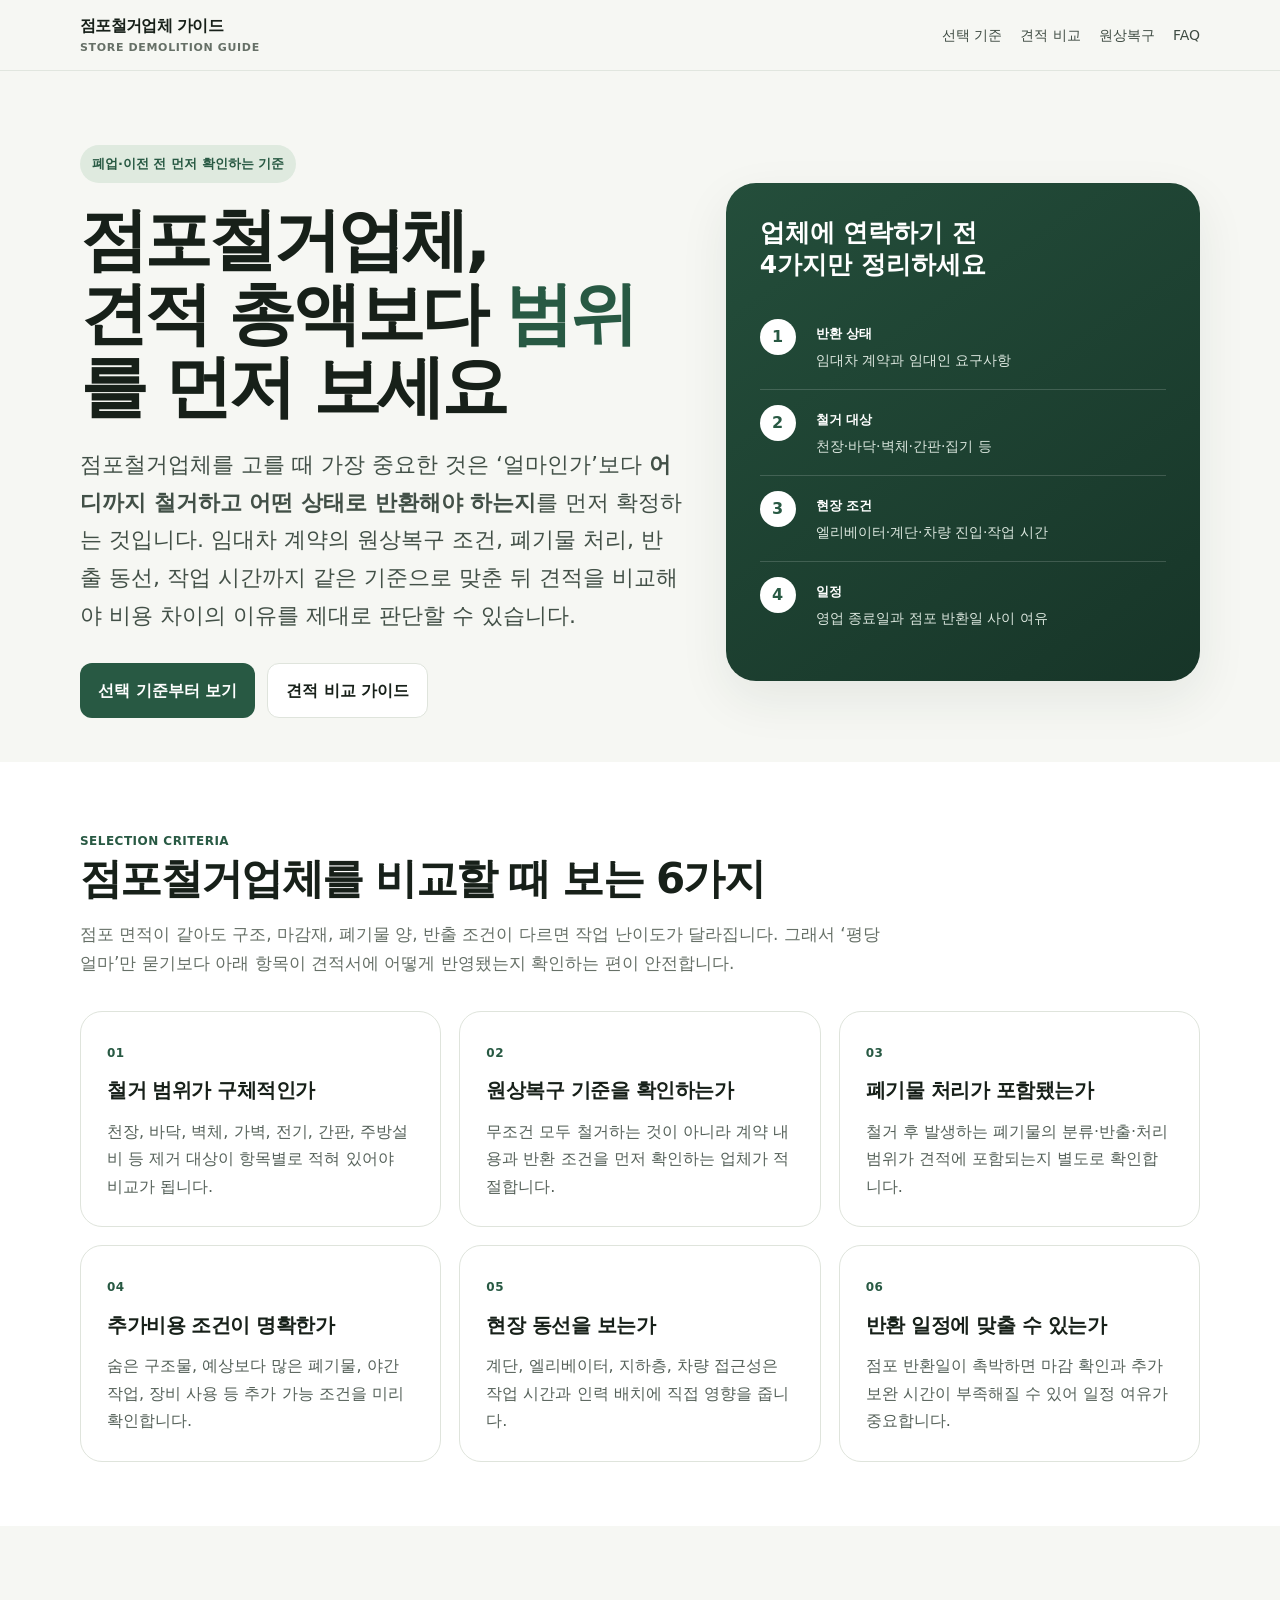
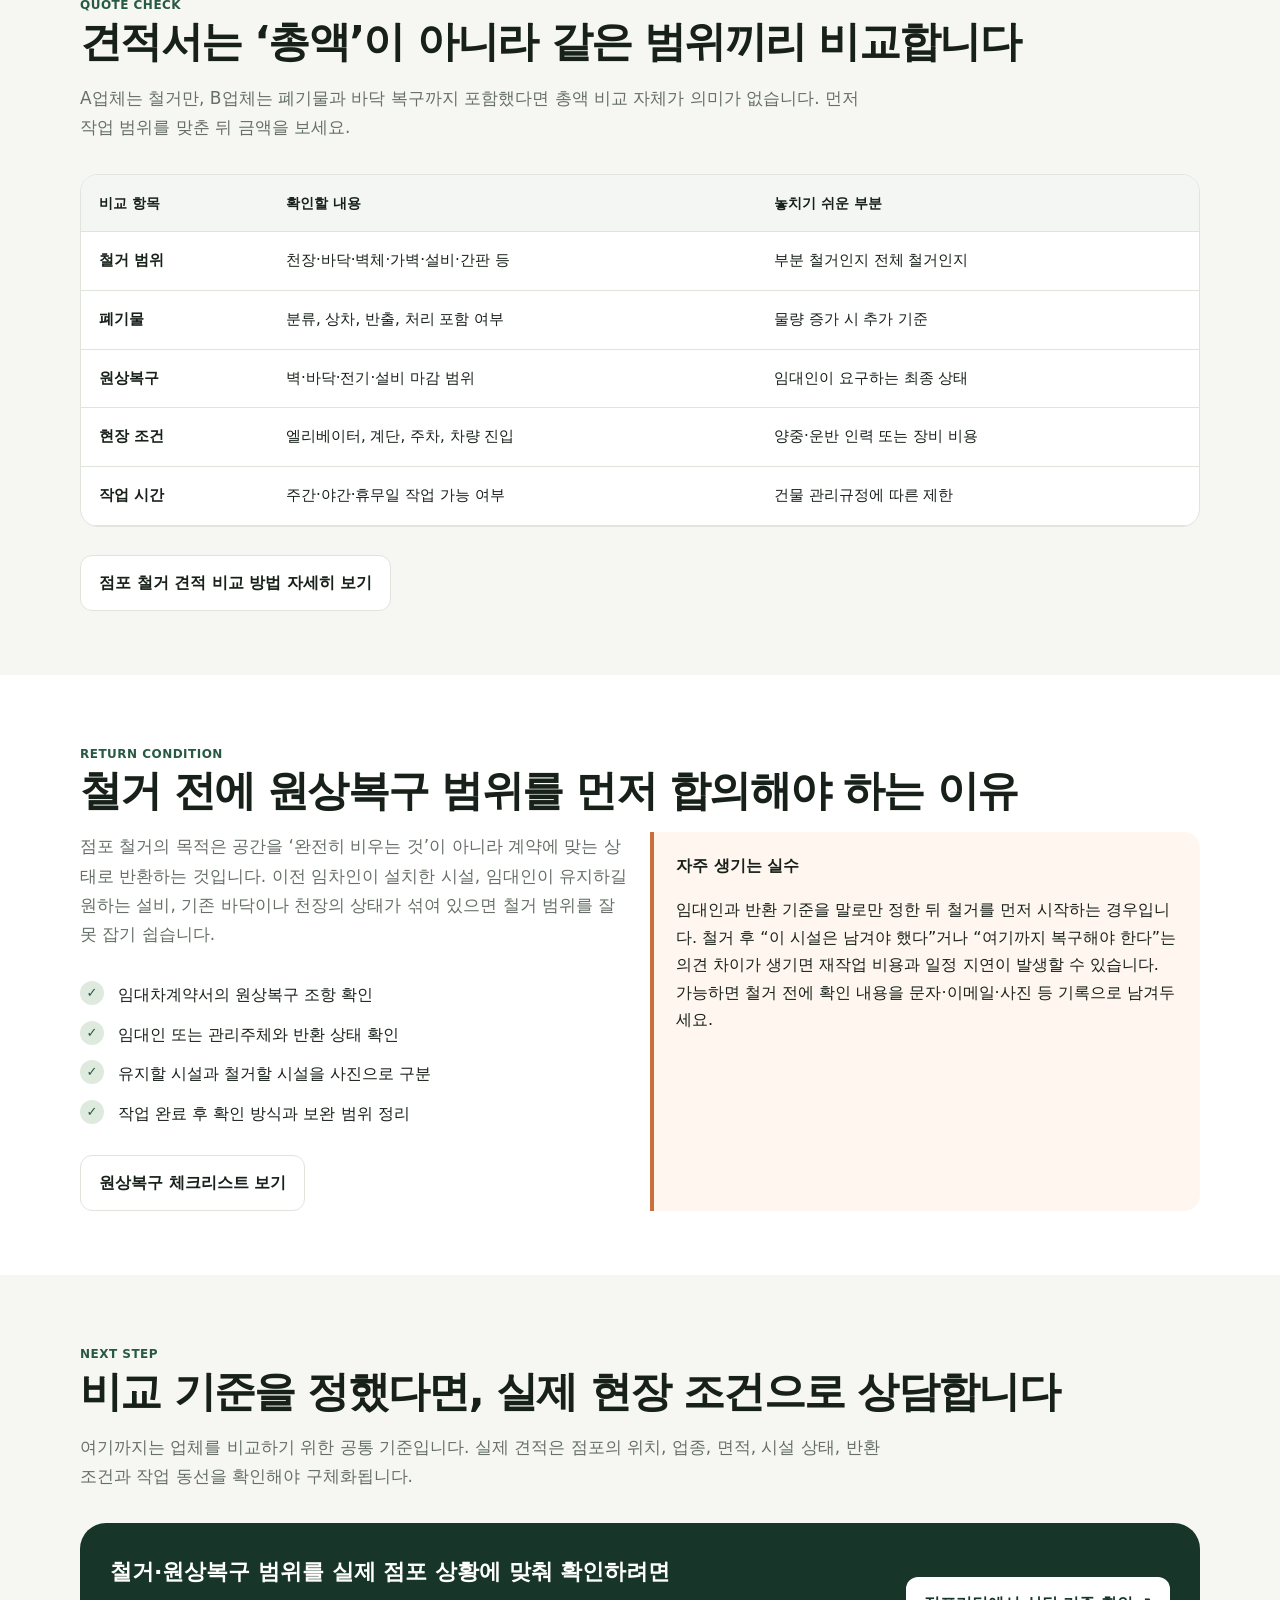
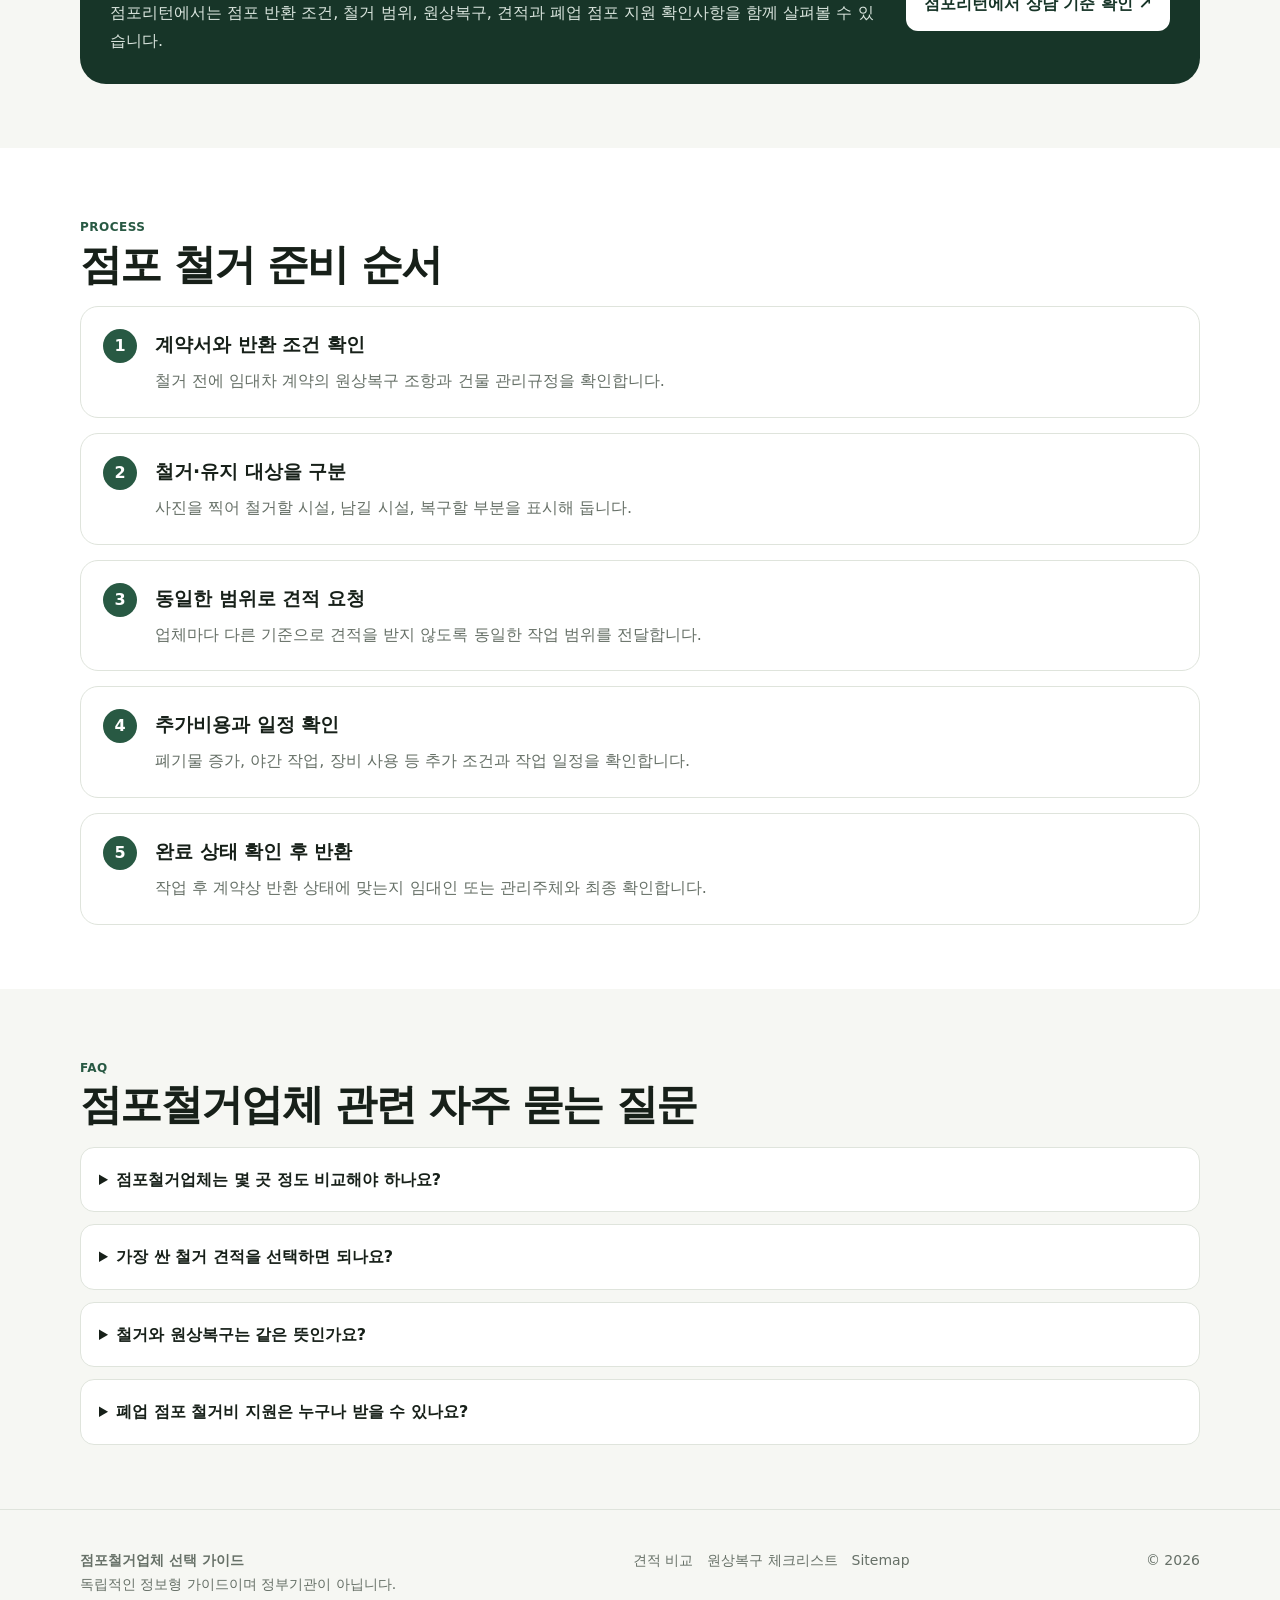
<file: index.html>
<!doctype html>
<html lang="ko">
<head>
  <meta charset="utf-8">
  <meta name="viewport" content="width=device-width,initial-scale=1">
  <title>점포철거업체 선택 가이드 | 견적·원상복구·철거 범위 확인</title>
  <meta name="description" content="점포철거업체를 고를 때 견적 총액보다 먼저 확인할 철거 범위, 원상복구 조건, 폐기물 처리, 작업 일정과 비교 기준을 정리했습니다.">
  <meta name="robots" content="index,follow,max-image-preview:large">
  <link rel="canonical" href="https://store-demolition-guide.github.io/">
  <link rel="icon" href="/favicon.svg" type="image/svg+xml">
  <meta property="og:type" content="website">
  <meta property="og:locale" content="ko_KR">
  <meta property="og:title" content="점포철거업체 선택 가이드 | 견적·원상복구·철거 범위 확인">
  <meta property="og:description" content="점포 철거를 맡기기 전에 비교해야 할 기준을 실제 점포 반환 과정에 맞춰 정리했습니다.">
  <meta property="og:url" content="https://store-demolition-guide.github.io/">
  <meta property="og:image" content="https://store-demolition-guide.github.io/assets/og-image.png">
  <meta name="twitter:card" content="summary_large_image">
  <link rel="stylesheet" href="/assets/style.css">
  <script type="application/ld+json">
  {
    "@context":"https://schema.org",
    "@graph":[
      {"@type":"WebSite","name":"점포철거업체 선택 가이드","url":"https://store-demolition-guide.github.io/","inLanguage":"ko-KR"},
      {"@type":"WebPage","name":"점포철거업체 선택 가이드","url":"https://store-demolition-guide.github.io/","description":"점포철거업체 선택 시 확인할 견적, 철거 범위, 원상복구, 폐기물, 일정 기준 안내","inLanguage":"ko-KR"},
      {"@type":"FAQPage","mainEntity":[
        {"@type":"Question","name":"점포철거업체는 몇 곳 정도 비교해야 하나요?","acceptedAnswer":{"@type":"Answer","text":"업체 수 자체보다 동일한 작업 범위를 기준으로 비교하는 것이 중요합니다. 각 견적서의 철거 범위, 원상복구 범위, 폐기물 처리, 장비·인력, 추가비용 조건을 맞춰 비교하세요."}},
        {"@type":"Question","name":"가장 싼 철거 견적을 선택하면 되나요?","acceptedAnswer":{"@type":"Answer","text":"총액만으로 선택하기보다 포함 범위를 확인해야 합니다. 낮은 견적이라도 폐기물, 양중, 야간 작업, 추가 원상복구가 별도라면 최종 비용이 달라질 수 있습니다."}},
        {"@type":"Question","name":"철거와 원상복구는 같은 뜻인가요?","acceptedAnswer":{"@type":"Answer","text":"같은 뜻이 아닙니다. 철거는 기존 시설물을 제거하는 작업이고, 원상복구는 임대차 계약과 반환 조건에 맞게 점포를 정리·복구하는 범위까지 포함할 수 있습니다."}}
      ]}
    ]
  }
  </script>
</head>
<body>
<a class="skip" href="#main">본문 바로가기</a>
<header class="site-header"><div class="wrap header-inner">
  <a class="brand" href="/">점포철거업체 가이드<small>STORE DEMOLITION GUIDE</small></a>
  <nav class="nav" aria-label="주요 메뉴">
    <a href="#criteria">선택 기준</a><a href="#quote">견적 비교</a><a href="/restoration-checklist/">원상복구</a><a href="#faq">FAQ</a>
  </nav>
</div></header>
<main id="main">
<section class="hero"><div class="wrap hero-grid">
  <div>
    <span class="eyebrow">폐업·이전 전 먼저 확인하는 기준</span>
    <h1>점포철거업체,<br>견적 총액보다 <em style="font-style:normal;color:#285943">범위</em>를 먼저 보세요</h1>
    <p class="lead">점포철거업체를 고를 때 가장 중요한 것은 ‘얼마인가’보다 <strong>어디까지 철거하고 어떤 상태로 반환해야 하는지</strong>를 먼저 확정하는 것입니다. 임대차 계약의 원상복구 조건, 폐기물 처리, 반출 동선, 작업 시간까지 같은 기준으로 맞춘 뒤 견적을 비교해야 비용 차이의 이유를 제대로 판단할 수 있습니다.</p>
    <div class="cta-row"><a class="btn btn-primary" href="#criteria">선택 기준부터 보기</a><a class="btn btn-secondary" href="/estimate-guide/">견적 비교 가이드</a></div>
  </div>
  <aside class="hero-card" aria-label="철거 전 핵심 확인사항">
    <h2>업체에 연락하기 전<br>4가지만 정리하세요</h2>
    <div class="metric"><div class="num">1</div><div><b>반환 상태</b><br><span>임대차 계약과 임대인 요구사항</span></div></div>
    <div class="metric"><div class="num">2</div><div><b>철거 대상</b><br><span>천장·바닥·벽체·간판·집기 등</span></div></div>
    <div class="metric"><div class="num">3</div><div><b>현장 조건</b><br><span>엘리베이터·계단·차량 진입·작업 시간</span></div></div>
    <div class="metric"><div class="num">4</div><div><b>일정</b><br><span>영업 종료일과 점포 반환일 사이 여유</span></div></div>
  </aside>
</div></section>

<section class="section white" id="criteria"><div class="wrap">
  <span class="tag">SELECTION CRITERIA</span>
  <h2>점포철거업체를 비교할 때 보는 6가지</h2>
  <p class="section-intro">점포 면적이 같아도 구조, 마감재, 폐기물 양, 반출 조건이 다르면 작업 난이도가 달라집니다. 그래서 ‘평당 얼마’만 묻기보다 아래 항목이 견적서에 어떻게 반영됐는지 확인하는 편이 안전합니다.</p>
  <div class="grid-3">
    <article class="card"><span class="tag">01</span><h3>철거 범위가 구체적인가</h3><p>천장, 바닥, 벽체, 가벽, 전기, 간판, 주방설비 등 제거 대상이 항목별로 적혀 있어야 비교가 됩니다.</p></article>
    <article class="card"><span class="tag">02</span><h3>원상복구 기준을 확인하는가</h3><p>무조건 모두 철거하는 것이 아니라 계약 내용과 반환 조건을 먼저 확인하는 업체가 적절합니다.</p></article>
    <article class="card"><span class="tag">03</span><h3>폐기물 처리가 포함됐는가</h3><p>철거 후 발생하는 폐기물의 분류·반출·처리 범위가 견적에 포함되는지 별도로 확인합니다.</p></article>
    <article class="card"><span class="tag">04</span><h3>추가비용 조건이 명확한가</h3><p>숨은 구조물, 예상보다 많은 폐기물, 야간 작업, 장비 사용 등 추가 가능 조건을 미리 확인합니다.</p></article>
    <article class="card"><span class="tag">05</span><h3>현장 동선을 보는가</h3><p>계단, 엘리베이터, 지하층, 차량 접근성은 작업 시간과 인력 배치에 직접 영향을 줍니다.</p></article>
    <article class="card"><span class="tag">06</span><h3>반환 일정에 맞출 수 있는가</h3><p>점포 반환일이 촉박하면 마감 확인과 추가 보완 시간이 부족해질 수 있어 일정 여유가 중요합니다.</p></article>
  </div>
</div></section>

<section class="section" id="quote"><div class="wrap">
  <span class="tag">QUOTE CHECK</span><h2>견적서는 ‘총액’이 아니라 같은 범위끼리 비교합니다</h2>
  <p class="section-intro">A업체는 철거만, B업체는 폐기물과 바닥 복구까지 포함했다면 총액 비교 자체가 의미가 없습니다. 먼저 작업 범위를 맞춘 뒤 금액을 보세요.</p>
  <div class="compare"><table>
    <thead><tr><th>비교 항목</th><th>확인할 내용</th><th>놓치기 쉬운 부분</th></tr></thead>
    <tbody>
      <tr><td><strong>철거 범위</strong></td><td>천장·바닥·벽체·가벽·설비·간판 등</td><td>부분 철거인지 전체 철거인지</td></tr>
      <tr><td><strong>폐기물</strong></td><td>분류, 상차, 반출, 처리 포함 여부</td><td>물량 증가 시 추가 기준</td></tr>
      <tr><td><strong>원상복구</strong></td><td>벽·바닥·전기·설비 마감 범위</td><td>임대인이 요구하는 최종 상태</td></tr>
      <tr><td><strong>현장 조건</strong></td><td>엘리베이터, 계단, 주차, 차량 진입</td><td>양중·운반 인력 또는 장비 비용</td></tr>
      <tr><td><strong>작업 시간</strong></td><td>주간·야간·휴무일 작업 가능 여부</td><td>건물 관리규정에 따른 제한</td></tr>
    </tbody>
  </table></div>
  <div class="cta-row"><a class="btn btn-secondary" href="/estimate-guide/">점포 철거 견적 비교 방법 자세히 보기</a></div>
</div></section>

<section class="section white"><div class="wrap">
  <span class="tag">RETURN CONDITION</span><h2>철거 전에 원상복구 범위를 먼저 합의해야 하는 이유</h2>
  <div class="grid-2">
    <div><p class="section-intro">점포 철거의 목적은 공간을 ‘완전히 비우는 것’이 아니라 계약에 맞는 상태로 반환하는 것입니다. 이전 임차인이 설치한 시설, 임대인이 유지하길 원하는 설비, 기존 바닥이나 천장의 상태가 섞여 있으면 철거 범위를 잘못 잡기 쉽습니다.</p><ul class="checklist">
      <li><span class="check">✓</span><span>임대차계약서의 원상복구 조항 확인</span></li>
      <li><span class="check">✓</span><span>임대인 또는 관리주체와 반환 상태 확인</span></li>
      <li><span class="check">✓</span><span>유지할 시설과 철거할 시설을 사진으로 구분</span></li>
      <li><span class="check">✓</span><span>작업 완료 후 확인 방식과 보완 범위 정리</span></li>
    </ul><div class="cta-row"><a class="btn btn-secondary" href="/restoration-checklist/">원상복구 체크리스트 보기</a></div></div>
    <div class="notice"><strong>자주 생기는 실수</strong><p>임대인과 반환 기준을 말로만 정한 뒤 철거를 먼저 시작하는 경우입니다. 철거 후 “이 시설은 남겨야 했다”거나 “여기까지 복구해야 한다”는 의견 차이가 생기면 재작업 비용과 일정 지연이 발생할 수 있습니다. 가능하면 철거 전에 확인 내용을 문자·이메일·사진 등 기록으로 남겨두세요.</p></div>
  </div>
</div></section>

<section class="section"><div class="wrap">
  <span class="tag">NEXT STEP</span><h2>비교 기준을 정했다면, 실제 현장 조건으로 상담합니다</h2>
  <p class="section-intro">여기까지는 업체를 비교하기 위한 공통 기준입니다. 실제 견적은 점포의 위치, 업종, 면적, 시설 상태, 반환 조건과 작업 동선을 확인해야 구체화됩니다.</p>
  <div class="link-box"><div><strong style="font-size:22px">철거·원상복구 범위를 실제 점포 상황에 맞춰 확인하려면</strong><p>점포리턴에서는 점포 반환 조건, 철거 범위, 원상복구, 견적과 폐업 점포 지원 확인사항을 함께 살펴볼 수 있습니다.</p></div><a href="https://store-return.netlify.app" target="_blank" rel="noopener">점포리턴에서 상담 기준 확인 ↗</a></div>
</div></section>

<section class="section white"><div class="wrap">
  <span class="tag">PROCESS</span><h2>점포 철거 준비 순서</h2>
  <div class="steps">
    <article class="step"><h3>계약서와 반환 조건 확인</h3><p>철거 전에 임대차 계약의 원상복구 조항과 건물 관리규정을 확인합니다.</p></article>
    <article class="step"><h3>철거·유지 대상을 구분</h3><p>사진을 찍어 철거할 시설, 남길 시설, 복구할 부분을 표시해 둡니다.</p></article>
    <article class="step"><h3>동일한 범위로 견적 요청</h3><p>업체마다 다른 기준으로 견적을 받지 않도록 동일한 작업 범위를 전달합니다.</p></article>
    <article class="step"><h3>추가비용과 일정 확인</h3><p>폐기물 증가, 야간 작업, 장비 사용 등 추가 조건과 작업 일정을 확인합니다.</p></article>
    <article class="step"><h3>완료 상태 확인 후 반환</h3><p>작업 후 계약상 반환 상태에 맞는지 임대인 또는 관리주체와 최종 확인합니다.</p></article>
  </div>
</div></section>

<section class="section" id="faq"><div class="wrap">
  <span class="tag">FAQ</span><h2>점포철거업체 관련 자주 묻는 질문</h2>
  <div class="faq">
    <details><summary>점포철거업체는 몇 곳 정도 비교해야 하나요?</summary><p>업체 수를 늘리는 것보다 같은 작업 범위로 견적을 받는 것이 우선입니다. 2~3곳을 보더라도 철거 범위, 원상복구, 폐기물, 장비·인력, 추가비용 조건이 같은 기준으로 작성됐는지 확인해야 비교가 됩니다.</p></details>
    <details><summary>가장 싼 철거 견적을 선택하면 되나요?</summary><p>총액만 보고 결정하면 누락 범위를 놓칠 수 있습니다. 폐기물 처리, 양중, 야간 작업, 바닥·벽 마감, 추가 원상복구가 별도인지 확인한 뒤 최종 부담액을 비교하세요.</p></details>
    <details><summary>철거와 원상복구는 같은 뜻인가요?</summary><p>다릅니다. 철거는 기존 시설을 제거하는 작업이고, 원상복구는 임대차 계약과 점포 반환 조건에 맞게 필요한 상태로 복구하는 범위입니다. 현장에 따라 두 작업이 함께 진행되기도 합니다.</p></details>
    <details><summary>폐업 점포 철거비 지원은 누구나 받을 수 있나요?</summary><p>지원사업은 대상, 신청 시기, 증빙 요건과 예산에 따라 달라질 수 있습니다. 철거를 먼저 진행하기 전에 해당 연도의 공식 공고와 자신의 조건을 확인하는 것이 안전합니다.</p></details>
  </div>
</div></section>
</main>
<footer class="site-footer"><div class="wrap footer-grid"><div><strong>점포철거업체 선택 가이드</strong><br><span class="muted">독립적인 정보형 가이드이며 정부기관이 아닙니다.</span></div><div class="footer-links"><a href="/estimate-guide/">견적 비교</a><a href="/restoration-checklist/">원상복구 체크리스트</a><a href="/sitemap.xml">Sitemap</a></div><div>© <span data-year></span></div></div></footer>
<script src="/assets/main.js" defer></script>
</body></html>
</file>
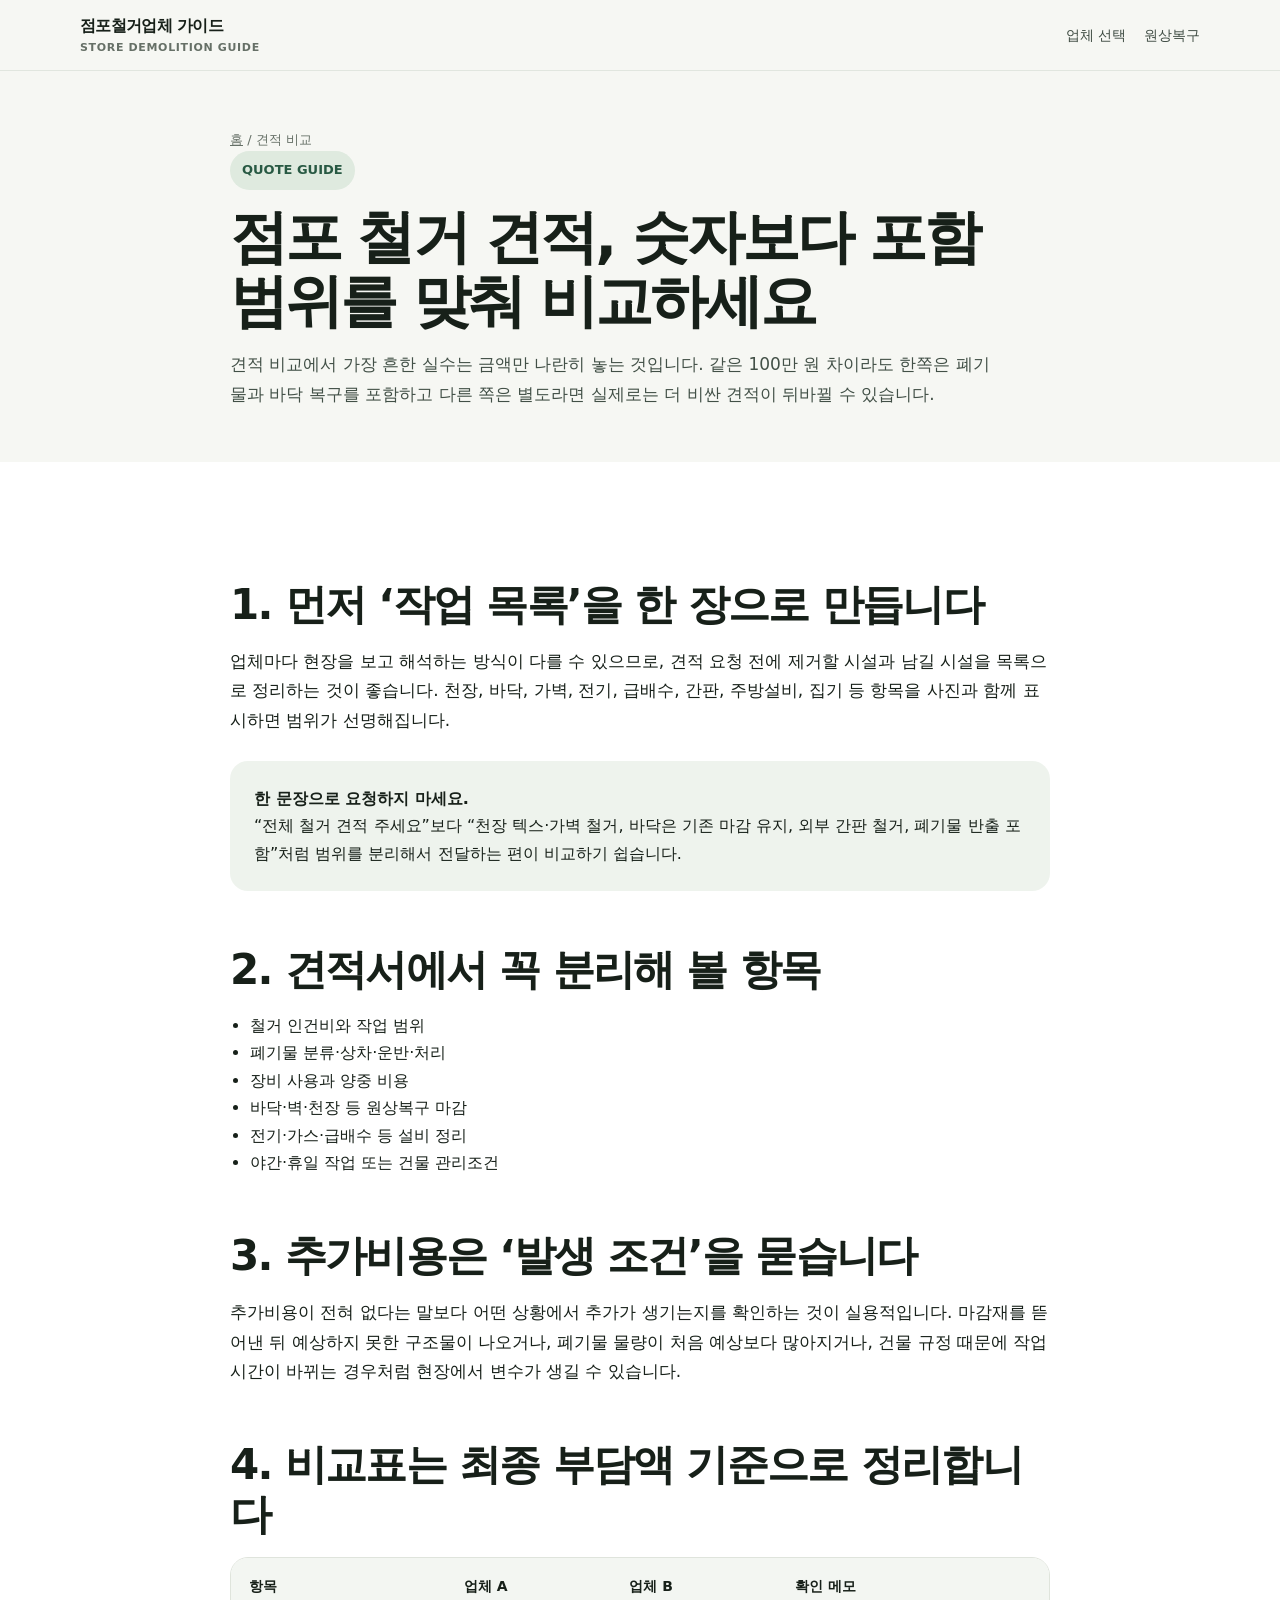
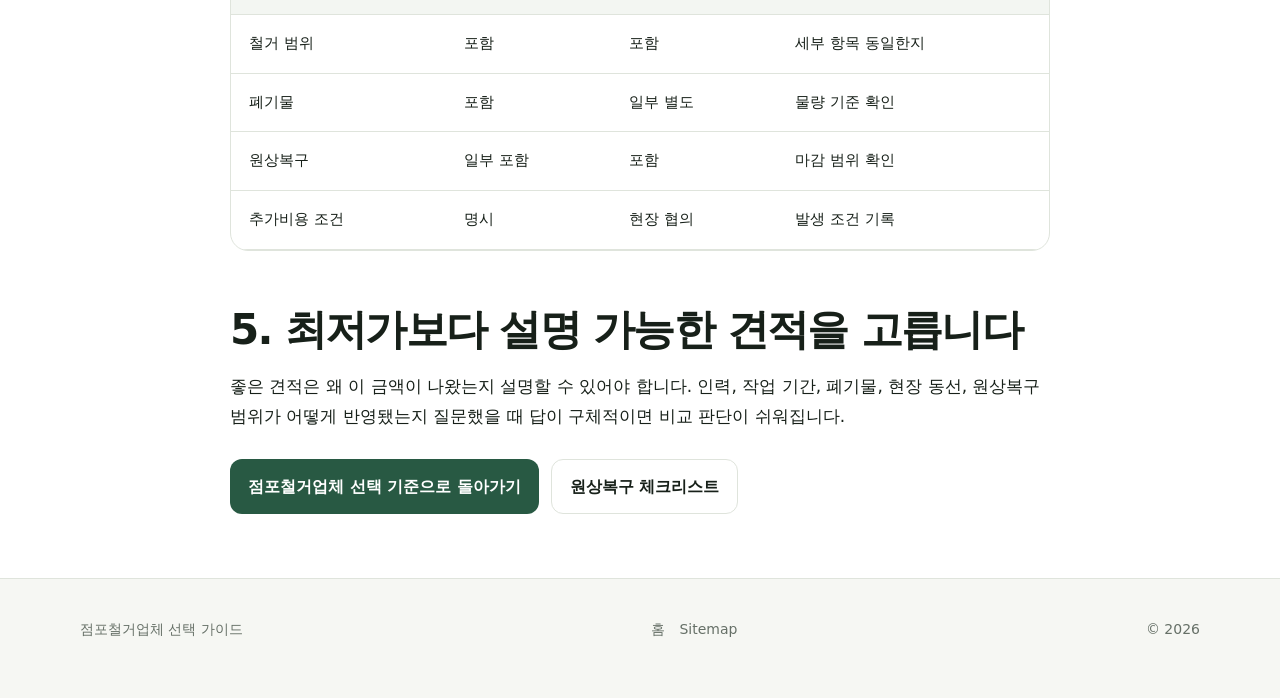
<file: estimate-guide/index.html>
<!doctype html><html lang="ko"><head>
<meta charset="utf-8"><meta name="viewport" content="width=device-width,initial-scale=1">
<title>점포 철거 견적 비교 방법 | 누락 비용·추가비용 확인 체크</title>
<meta name="description" content="점포 철거 견적을 비교할 때 철거 범위, 폐기물, 장비, 반출 조건, 원상복구와 추가비용을 같은 기준으로 맞추는 방법을 정리했습니다.">
<meta name="robots" content="index,follow,max-image-preview:large"><link rel="canonical" href="https://store-demolition-guide.github.io/estimate-guide/">
<link rel="icon" href="/favicon.svg" type="image/svg+xml"><link rel="stylesheet" href="/assets/style.css">
<meta property="og:type" content="article"><meta property="og:locale" content="ko_KR"><meta property="og:title" content="점포 철거 견적 비교 방법"><meta property="og:description" content="총액이 아니라 포함 범위부터 맞춰 비교하는 점포 철거 견적 체크 가이드"><meta property="og:url" content="https://store-demolition-guide.github.io/estimate-guide/"><meta property="og:image" content="https://store-demolition-guide.github.io/assets/og-image.png"><meta name="twitter:card" content="summary_large_image">
<script type="application/ld+json">{"@context":"https://schema.org","@type":"WebPage","name":"점포 철거 견적 비교 방법","url":"https://store-demolition-guide.github.io/estimate-guide/","inLanguage":"ko-KR","breadcrumb":{"@type":"BreadcrumbList","itemListElement":[{"@type":"ListItem","position":1,"name":"홈","item":"https://store-demolition-guide.github.io/"},{"@type":"ListItem","position":2,"name":"견적 비교","item":"https://store-demolition-guide.github.io/estimate-guide/"}]}}</script>
</head><body>
<a class="skip" href="#main">본문 바로가기</a><header class="site-header"><div class="wrap header-inner"><a class="brand" href="/">점포철거업체 가이드<small>STORE DEMOLITION GUIDE</small></a><nav class="nav"><a href="/">업체 선택</a><a href="/restoration-checklist/">원상복구</a></nav></div></header>
<main id="main"><section class="subhero"><div class="wrap article"><div class="breadcrumbs"><a href="/">홈</a> / 견적 비교</div><span class="eyebrow">QUOTE GUIDE</span><h1>점포 철거 견적, 숫자보다 포함 범위를 맞춰 비교하세요</h1><p class="lead">견적 비교에서 가장 흔한 실수는 금액만 나란히 놓는 것입니다. 같은 100만 원 차이라도 한쪽은 폐기물과 바닥 복구를 포함하고 다른 쪽은 별도라면 실제로는 더 비싼 견적이 뒤바뀔 수 있습니다.</p></div></section>
<section class="section white"><article class="wrap article">
<h2>1. 먼저 ‘작업 목록’을 한 장으로 만듭니다</h2><p>업체마다 현장을 보고 해석하는 방식이 다를 수 있으므로, 견적 요청 전에 제거할 시설과 남길 시설을 목록으로 정리하는 것이 좋습니다. 천장, 바닥, 가벽, 전기, 급배수, 간판, 주방설비, 집기 등 항목을 사진과 함께 표시하면 범위가 선명해집니다.</p>
<div class="callout"><strong>한 문장으로 요청하지 마세요.</strong><br>“전체 철거 견적 주세요”보다 “천장 텍스·가벽 철거, 바닥은 기존 마감 유지, 외부 간판 철거, 폐기물 반출 포함”처럼 범위를 분리해서 전달하는 편이 비교하기 쉽습니다.</div>
<h2>2. 견적서에서 꼭 분리해 볼 항목</h2><ul><li>철거 인건비와 작업 범위</li><li>폐기물 분류·상차·운반·처리</li><li>장비 사용과 양중 비용</li><li>바닥·벽·천장 등 원상복구 마감</li><li>전기·가스·급배수 등 설비 정리</li><li>야간·휴일 작업 또는 건물 관리조건</li></ul>
<h2>3. 추가비용은 ‘발생 조건’을 묻습니다</h2><p>추가비용이 전혀 없다는 말보다 어떤 상황에서 추가가 생기는지를 확인하는 것이 실용적입니다. 마감재를 뜯어낸 뒤 예상하지 못한 구조물이 나오거나, 폐기물 물량이 처음 예상보다 많아지거나, 건물 규정 때문에 작업 시간이 바뀌는 경우처럼 현장에서 변수가 생길 수 있습니다.</p>
<h2>4. 비교표는 최종 부담액 기준으로 정리합니다</h2><div class="compare"><table><thead><tr><th>항목</th><th>업체 A</th><th>업체 B</th><th>확인 메모</th></tr></thead><tbody><tr><td>철거 범위</td><td>포함</td><td>포함</td><td>세부 항목 동일한지</td></tr><tr><td>폐기물</td><td>포함</td><td>일부 별도</td><td>물량 기준 확인</td></tr><tr><td>원상복구</td><td>일부 포함</td><td>포함</td><td>마감 범위 확인</td></tr><tr><td>추가비용 조건</td><td>명시</td><td>현장 협의</td><td>발생 조건 기록</td></tr></tbody></table></div>
<h2>5. 최저가보다 설명 가능한 견적을 고릅니다</h2><p>좋은 견적은 왜 이 금액이 나왔는지 설명할 수 있어야 합니다. 인력, 작업 기간, 폐기물, 현장 동선, 원상복구 범위가 어떻게 반영됐는지 질문했을 때 답이 구체적이면 비교 판단이 쉬워집니다.</p>
<div class="cta-row"><a class="btn btn-primary" href="/">점포철거업체 선택 기준으로 돌아가기</a><a class="btn btn-secondary" href="/restoration-checklist/">원상복구 체크리스트</a></div>
</article></section></main>
<footer class="site-footer"><div class="wrap footer-grid"><div>점포철거업체 선택 가이드</div><div class="footer-links"><a href="/">홈</a><a href="/sitemap.xml">Sitemap</a></div><div>© <span data-year></span></div></div></footer><script src="/assets/main.js" defer></script></body></html>
</file>
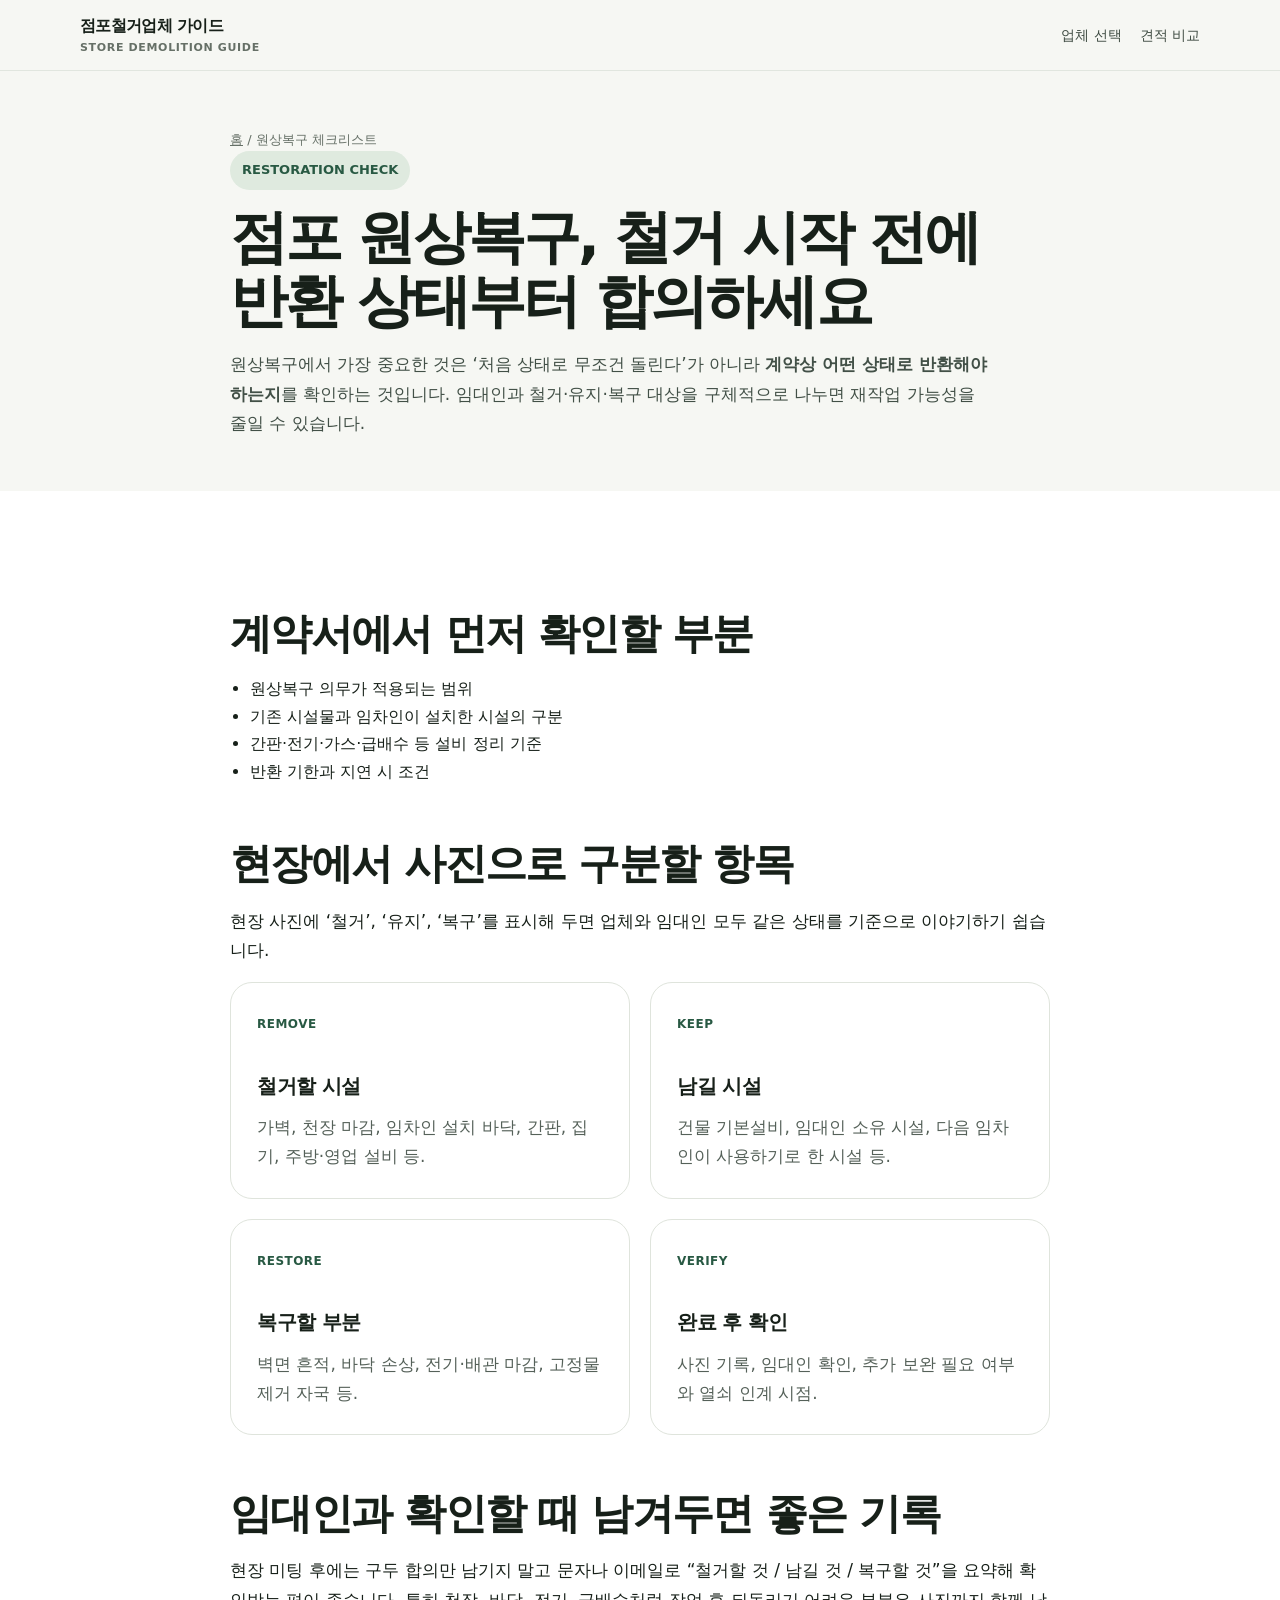
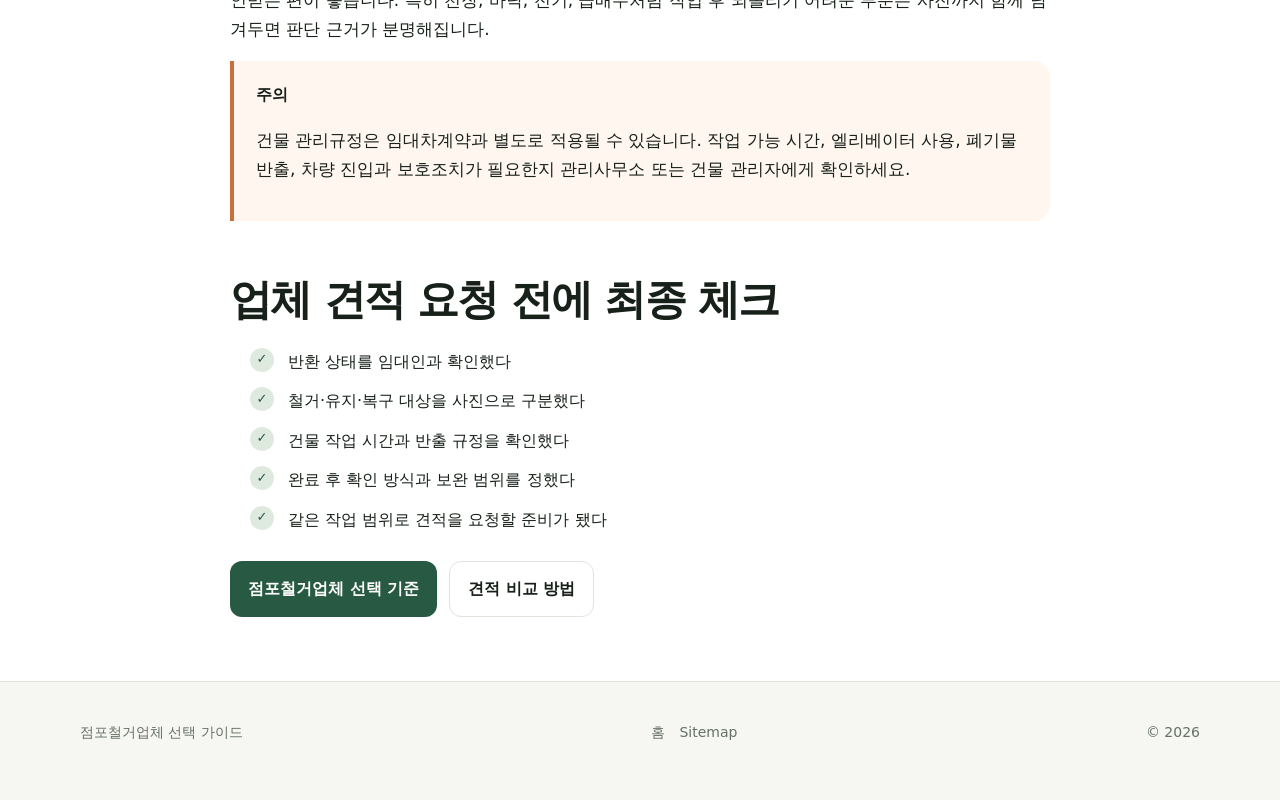
<file: restoration-checklist/index.html>
<!doctype html><html lang="ko"><head>
<meta charset="utf-8"><meta name="viewport" content="width=device-width,initial-scale=1">
<title>점포 원상복구 체크리스트 | 철거 전 임대인과 확인할 항목</title>
<meta name="description" content="점포 철거 전에 임대차계약서, 철거·유지 시설, 벽·바닥·천장 마감, 설비와 최종 확인 방법까지 원상복구 체크리스트로 정리했습니다.">
<meta name="robots" content="index,follow,max-image-preview:large"><link rel="canonical" href="https://store-demolition-guide.github.io/restoration-checklist/">
<link rel="icon" href="/favicon.svg" type="image/svg+xml"><link rel="stylesheet" href="/assets/style.css">
<meta property="og:type" content="article"><meta property="og:locale" content="ko_KR"><meta property="og:title" content="점포 원상복구 체크리스트"><meta property="og:description" content="철거 전에 임대인과 확인할 반환 상태와 원상복구 항목"><meta property="og:url" content="https://store-demolition-guide.github.io/restoration-checklist/"><meta property="og:image" content="https://store-demolition-guide.github.io/assets/og-image.png"><meta name="twitter:card" content="summary_large_image">
<script type="application/ld+json">{"@context":"https://schema.org","@type":"WebPage","name":"점포 원상복구 체크리스트","url":"https://store-demolition-guide.github.io/restoration-checklist/","inLanguage":"ko-KR","breadcrumb":{"@type":"BreadcrumbList","itemListElement":[{"@type":"ListItem","position":1,"name":"홈","item":"https://store-demolition-guide.github.io/"},{"@type":"ListItem","position":2,"name":"원상복구 체크리스트","item":"https://store-demolition-guide.github.io/restoration-checklist/"}]}}</script>
</head><body>
<a class="skip" href="#main">본문 바로가기</a><header class="site-header"><div class="wrap header-inner"><a class="brand" href="/">점포철거업체 가이드<small>STORE DEMOLITION GUIDE</small></a><nav class="nav"><a href="/">업체 선택</a><a href="/estimate-guide/">견적 비교</a></nav></div></header>
<main id="main"><section class="subhero"><div class="wrap article"><div class="breadcrumbs"><a href="/">홈</a> / 원상복구 체크리스트</div><span class="eyebrow">RESTORATION CHECK</span><h1>점포 원상복구, 철거 시작 전에 반환 상태부터 합의하세요</h1><p class="lead">원상복구에서 가장 중요한 것은 ‘처음 상태로 무조건 돌린다’가 아니라 <strong>계약상 어떤 상태로 반환해야 하는지</strong>를 확인하는 것입니다. 임대인과 철거·유지·복구 대상을 구체적으로 나누면 재작업 가능성을 줄일 수 있습니다.</p></div></section>
<section class="section white"><article class="wrap article">
<h2>계약서에서 먼저 확인할 부분</h2><ul><li>원상복구 의무가 적용되는 범위</li><li>기존 시설물과 임차인이 설치한 시설의 구분</li><li>간판·전기·가스·급배수 등 설비 정리 기준</li><li>반환 기한과 지연 시 조건</li></ul>
<h2>현장에서 사진으로 구분할 항목</h2><p>현장 사진에 ‘철거’, ‘유지’, ‘복구’를 표시해 두면 업체와 임대인 모두 같은 상태를 기준으로 이야기하기 쉽습니다.</p>
<div class="grid-2"><div class="card"><span class="tag">REMOVE</span><h3>철거할 시설</h3><p>가벽, 천장 마감, 임차인 설치 바닥, 간판, 집기, 주방·영업 설비 등.</p></div><div class="card"><span class="tag">KEEP</span><h3>남길 시설</h3><p>건물 기본설비, 임대인 소유 시설, 다음 임차인이 사용하기로 한 시설 등.</p></div><div class="card"><span class="tag">RESTORE</span><h3>복구할 부분</h3><p>벽면 흔적, 바닥 손상, 전기·배관 마감, 고정물 제거 자국 등.</p></div><div class="card"><span class="tag">VERIFY</span><h3>완료 후 확인</h3><p>사진 기록, 임대인 확인, 추가 보완 필요 여부와 열쇠 인계 시점.</p></div></div>
<h2>임대인과 확인할 때 남겨두면 좋은 기록</h2><p>현장 미팅 후에는 구두 합의만 남기지 말고 문자나 이메일로 “철거할 것 / 남길 것 / 복구할 것”을 요약해 확인받는 편이 좋습니다. 특히 천장, 바닥, 전기, 급배수처럼 작업 후 되돌리기 어려운 부분은 사진까지 함께 남겨두면 판단 근거가 분명해집니다.</p>
<div class="notice"><strong>주의</strong><p>건물 관리규정은 임대차계약과 별도로 적용될 수 있습니다. 작업 가능 시간, 엘리베이터 사용, 폐기물 반출, 차량 진입과 보호조치가 필요한지 관리사무소 또는 건물 관리자에게 확인하세요.</p></div>
<h2>업체 견적 요청 전에 최종 체크</h2><ul class="checklist"><li><span class="check">✓</span><span>반환 상태를 임대인과 확인했다</span></li><li><span class="check">✓</span><span>철거·유지·복구 대상을 사진으로 구분했다</span></li><li><span class="check">✓</span><span>건물 작업 시간과 반출 규정을 확인했다</span></li><li><span class="check">✓</span><span>완료 후 확인 방식과 보완 범위를 정했다</span></li><li><span class="check">✓</span><span>같은 작업 범위로 견적을 요청할 준비가 됐다</span></li></ul>
<div class="cta-row"><a class="btn btn-primary" href="/">점포철거업체 선택 기준</a><a class="btn btn-secondary" href="/estimate-guide/">견적 비교 방법</a></div>
</article></section></main>
<footer class="site-footer"><div class="wrap footer-grid"><div>점포철거업체 선택 가이드</div><div class="footer-links"><a href="/">홈</a><a href="/sitemap.xml">Sitemap</a></div><div>© <span data-year></span></div></div></footer><script src="/assets/main.js" defer></script></body></html>
</file>
<file: assets/style.css>
:root{
  --bg:#f6f7f3;--surface:#ffffff;--ink:#172019;--muted:#667067;--line:#dfe4dc;
  --brand:#285943;--brand-2:#dfeadf;--accent:#c96f3b;--max:1120px;--radius:22px;
  --shadow:0 18px 50px rgba(24,50,34,.08)
}
*{box-sizing:border-box}html{scroll-behavior:smooth}body{margin:0;font-family:system-ui,-apple-system,"Segoe UI","Noto Sans KR",sans-serif;color:var(--ink);background:var(--bg);line-height:1.72}a{color:inherit}img{max-width:100%;height:auto}.wrap{width:min(calc(100% - 32px),var(--max));margin:auto}.site-header{position:sticky;top:0;z-index:20;background:rgba(246,247,243,.94);backdrop-filter:blur(12px);border-bottom:1px solid rgba(223,228,220,.85)}.header-inner{display:flex;align-items:center;justify-content:space-between;gap:20px;min-height:70px}.brand{font-weight:850;text-decoration:none;letter-spacing:-.04em}.brand small{display:block;font-size:11px;color:var(--muted);font-weight:700;letter-spacing:.06em}.nav{display:flex;gap:18px;font-size:14px}.nav a{text-decoration:none;color:#3f4c43}.nav a:hover{color:var(--brand)}.hero{padding:74px 0 44px}.hero-grid{display:grid;grid-template-columns:1.12fr .88fr;gap:42px;align-items:center}.eyebrow{display:inline-flex;align-items:center;gap:8px;font-size:13px;font-weight:800;color:var(--brand);background:var(--brand-2);padding:8px 12px;border-radius:999px}.hero h1{font-size:clamp(38px,6vw,68px);line-height:1.08;letter-spacing:-.055em;margin:20px 0 20px}.lead{font-size:clamp(18px,2.2vw,22px);color:#425047;max-width:760px}.hero-card{background:linear-gradient(145deg,#244e3b,#173528);color:white;border-radius:30px;padding:34px;box-shadow:var(--shadow)}.hero-card h2{font-size:25px;line-height:1.3;margin:0 0 22px}.metric{display:grid;grid-template-columns:42px 1fr;gap:14px;padding:15px 0;border-top:1px solid rgba(255,255,255,.16)}.metric:first-of-type{border-top:none}.metric b{font-size:13px}.metric span{color:#dce7df;font-size:14px}.num{width:36px;height:36px;border-radius:50%;display:grid;place-items:center;background:#fff;color:var(--brand);font-weight:900}.cta-row{display:flex;flex-wrap:wrap;gap:12px;margin-top:28px}.btn{display:inline-flex;align-items:center;justify-content:center;text-decoration:none;padding:13px 18px;border-radius:12px;font-weight:800}.btn-primary{background:var(--brand);color:white}.btn-secondary{background:white;border:1px solid var(--line)}.section{padding:64px 0}.section.white{background:var(--surface)}.section h2{font-size:clamp(28px,4vw,42px);line-height:1.2;letter-spacing:-.04em;margin:0 0 16px}.section-intro{color:var(--muted);font-size:17px;max-width:800px;margin:0 0 32px}.grid-3{display:grid;grid-template-columns:repeat(3,1fr);gap:18px}.grid-2{display:grid;grid-template-columns:repeat(2,1fr);gap:20px}.card{background:var(--surface);border:1px solid var(--line);border-radius:var(--radius);padding:26px}.card h3{font-size:20px;margin:8px 0 10px;letter-spacing:-.025em}.card p{margin:0;color:#556159}.tag{font-size:12px;font-weight:850;color:var(--brand);letter-spacing:.04em}.checklist{display:grid;gap:12px;margin:22px 0 0;padding:0;list-style:none}.checklist li{display:grid;grid-template-columns:28px 1fr;gap:10px;align-items:start}.check{width:24px;height:24px;border-radius:50%;display:grid;place-items:center;background:var(--brand-2);color:var(--brand);font-size:13px;font-weight:900}.compare{overflow:auto;border:1px solid var(--line);border-radius:18px;background:white}.compare table{width:100%;border-collapse:collapse;min-width:720px}.compare th,.compare td{padding:16px 18px;border-bottom:1px solid var(--line);text-align:left;vertical-align:top}.compare th{background:#f3f6f2;font-size:14px}.compare td{font-size:15px}.notice{border-left:4px solid var(--accent);background:#fff6ef;padding:20px 22px;border-radius:0 16px 16px 0}.link-box{background:#173528;color:white;border-radius:26px;padding:30px;display:grid;grid-template-columns:1fr auto;gap:24px;align-items:center}.link-box p{margin:8px 0 0;color:#d9e4dd}.link-box a{background:white;color:#173528;text-decoration:none;padding:13px 18px;border-radius:12px;font-weight:900;white-space:nowrap}.steps{counter-reset:step;display:grid;gap:15px}.step{counter-increment:step;background:white;border:1px solid var(--line);border-radius:18px;padding:22px 22px 22px 74px;position:relative}.step:before{content:counter(step);position:absolute;left:22px;top:22px;width:34px;height:34px;border-radius:50%;background:var(--brand);color:white;display:grid;place-items:center;font-weight:900}.step h3{margin:0 0 6px}.step p{margin:0;color:var(--muted)}.faq{display:grid;gap:12px}.faq details{background:white;border:1px solid var(--line);border-radius:14px;padding:0 18px}.faq summary{cursor:pointer;font-weight:800;padding:18px 0}.faq p{color:var(--muted);margin:0 0 18px}.subhero{padding:58px 0 36px}.subhero h1{font-size:clamp(36px,5vw,58px);line-height:1.1;letter-spacing:-.05em;margin:16px 0}.breadcrumbs{font-size:13px;color:var(--muted)}.article{max-width:820px;margin:auto}.article h2{margin-top:54px}.article h3{margin-top:32px}.article p{font-size:17px}.article ul{padding-left:20px}.callout{background:#eef3ed;border-radius:18px;padding:24px;margin:26px 0}.site-footer{padding:38px 0 56px;border-top:1px solid var(--line);color:var(--muted);font-size:14px}.footer-grid{display:flex;justify-content:space-between;gap:30px;flex-wrap:wrap}.footer-links{display:flex;gap:14px;flex-wrap:wrap}.footer-links a{text-decoration:none}.skip{position:absolute;left:-9999px}.skip:focus{left:16px;top:16px;background:#111;color:#fff;padding:10px;z-index:100}.muted{color:var(--muted)}
@media(max-width:820px){.hero{padding-top:46px}.hero-grid,.grid-3,.grid-2,.link-box{grid-template-columns:1fr}.nav{display:none}.hero-card{padding:26px}.section{padding:50px 0}.link-box a{justify-self:start}.header-inner{min-height:62px}}
@media(prefers-reduced-motion:reduce){html{scroll-behavior:auto}}
</file>
